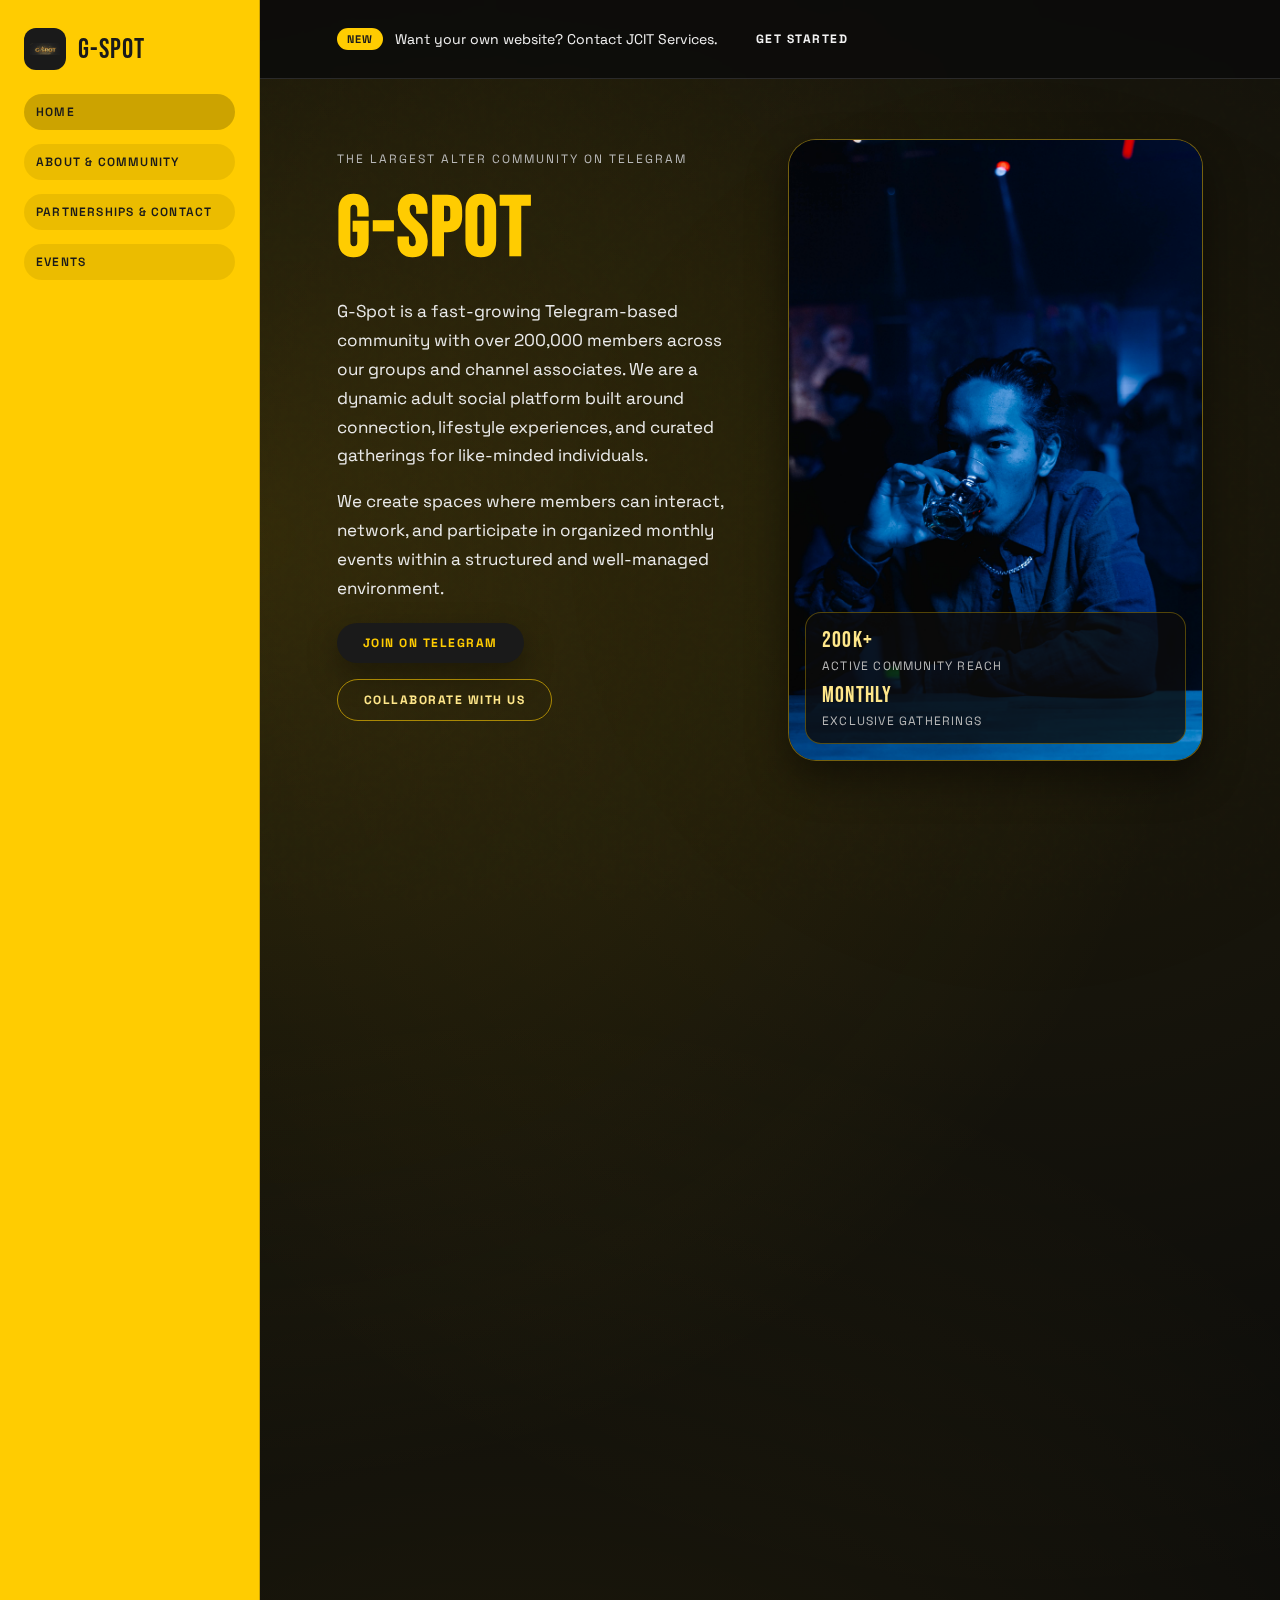
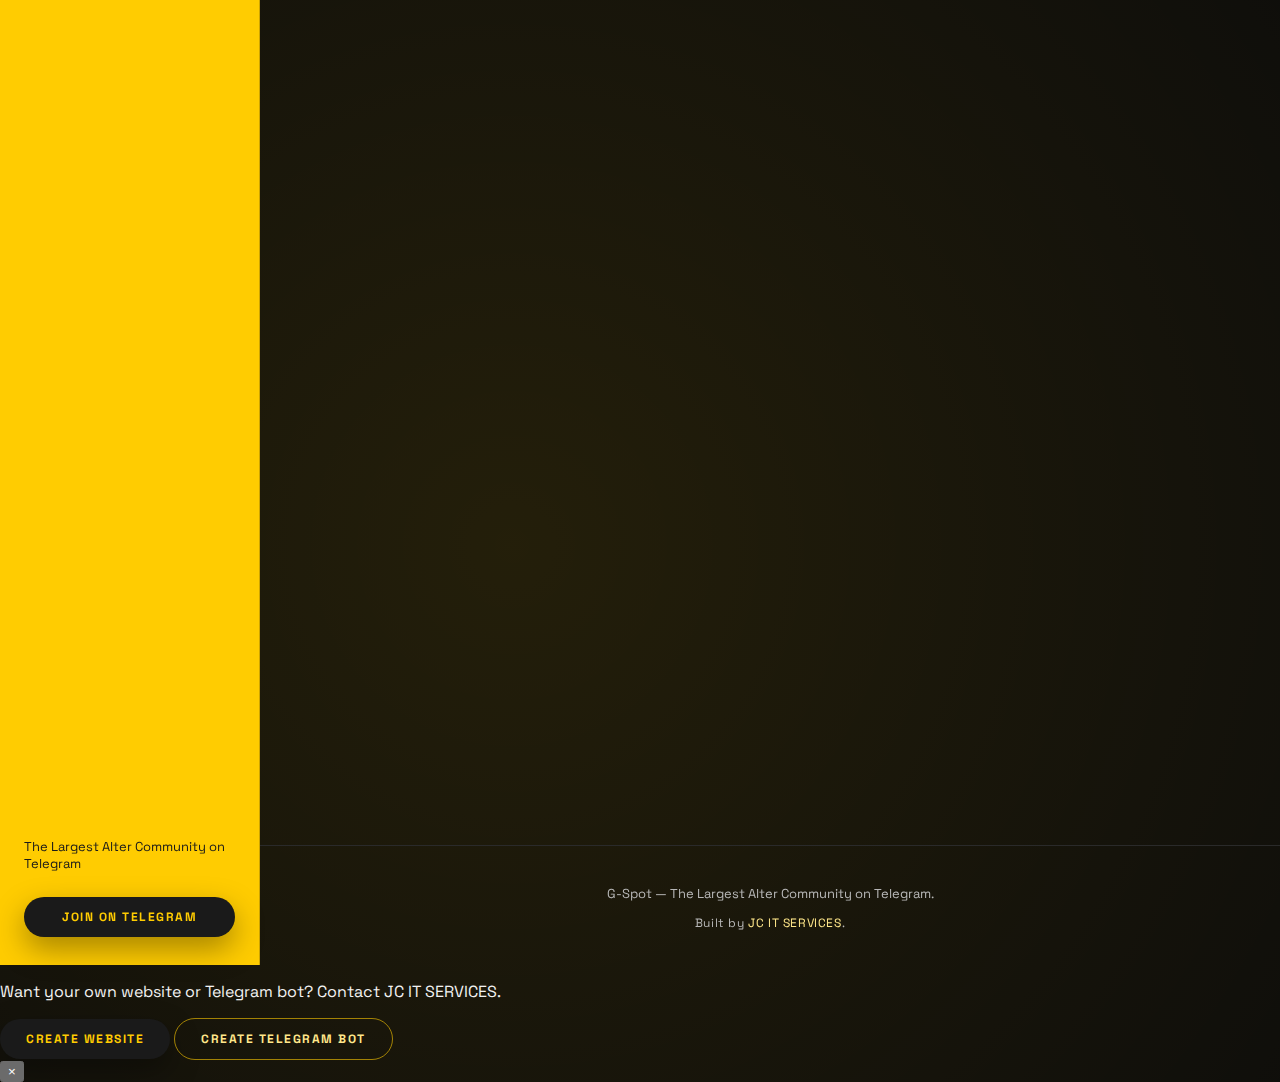
<file: index.html>
<!doctype html>
<html lang="en">
<head>
  <meta charset="utf-8" />
  <meta name="viewport" content="width=device-width, initial-scale=1" />
  <title>G-Spot | Home</title>
  <link rel="preconnect" href="https://fonts.googleapis.com">
  <link rel="preconnect" href="https://fonts.gstatic.com" crossorigin>
  <link href="https://fonts.googleapis.com/css2?family=Bebas+Neue&family=Space+Grotesk:wght@300;400;500;600;700&display=swap" rel="stylesheet">
  <link rel="stylesheet" href="styles.css" />
</head>
<body>
  <div class="grain"></div>
  <div class="layout">
    <aside class="sidebar">
      <div class="brand">
        <img class="brand-logo" src="assets/gspotlogo.jpg" alt="G-Spot logo" />
        <span class="brand-text">G-Spot</span>
      </div>
      <nav class="side-nav">
        <a class="side-link active" href="index.html">Home</a>
        <a class="side-link" href="about.html">About & Community</a>
        <a class="side-link" href="partners.html">Partnerships & Contact</a>
        <a class="side-link" href="events.html">Events</a>
      </nav>
      <div class="side-meta">
        <p>The Largest Alter Community on Telegram</p>
        <a class="btn primary" href="https://t.me/gspot_adminbot" target="_blank" rel="noreferrer">Join on Telegram</a>
      </div>
    </aside>

    <div class="content">
      <header class="top-rail">
        <span class="badge">New</span>
        <p>Want your own website? Contact <a href="https://jcitservices-ai.github.io/itservices/index.html" target="_blank" rel="noreferrer">JCIT Services</a>.</p>
        <a class="btn tiny" href="https://jcitservices-ai.github.io/itservices/index.html" target="_blank" rel="noreferrer">Get Started</a>
        <button class="nav-toggle" aria-label="Open menu">
          <span></span><span></span><span></span>
        </button>
      </header>

      <main>
        <section class="hero split">
          <div class="hero-text">
            <p class="eyebrow">The Largest Alter Community on Telegram</p>
            <h1>G-Spot</h1>
            <p class="lead">
              G-Spot is a fast-growing Telegram-based community with over 200,000 members across our groups and channel associates.
              We are a dynamic adult social platform built around connection, lifestyle experiences, and curated gatherings for like-minded individuals.
            </p>
            <p class="lead">
              We create spaces where members can interact, network, and participate in organized monthly events within a structured and well-managed environment.
            </p>
            <div class="cta-row">
              <a class="btn primary" href="https://t.me/gspot_adminbot" target="_blank" rel="noreferrer">Join on Telegram</a>
              <a class="btn ghost" href="partners.html">Collaborate With Us</a>
            </div>
          </div>
          <div class="hero-media">
            <img src="assets/hero-1.jpg" alt="Asian man enjoying a drink in a nightclub" loading="lazy" />
            <div class="hero-overlay">
              <div class="stat">200K+<span>Active Community Reach</span></div>
              <div class="stat">Monthly<span>Exclusive Gatherings</span></div>
            </div>
          </div>
        </section>

        <section class="section">
          <div class="section-head">
            <h2>Why G-Spot?</h2>
            <p>G-Spot is more than a group. It is a connected community built on shared interests and organized engagement.</p>
          </div>
          <div class="card-grid">
            <article class="info-card">
              <h3>200K+ active community reach</h3>
              <p>Our Telegram ecosystem connects a massive, engaged audience across curated groups and channels.</p>
            </article>
            <article class="info-card">
              <h3>Established Telegram network ecosystem</h3>
              <p>Reliable structure for announcements, events, and partner integrations.</p>
            </article>
            <article class="info-card">
              <h3>Monthly exclusive gatherings</h3>
              <p>Consistent, well-managed events that keep the community active and connected.</p>
            </article>
            <article class="info-card">
              <h3>Trusted partner brands</h3>
              <p>Collaborations that deliver value, visibility, and lifestyle alignment.</p>
            </article>
          </div>
        </section>

        <section class="section dark-panel">
          <div class="section-head">
            <h2>Our Trusted Partners</h2>
            <p>We proudly collaborate with brands that support our community lifestyle.</p>
          </div>
          <div class="partner-grid">
            <div class="partner-card">
              <img src="assets/poppers.jpg" alt="Pinoy Poppers logo" />
              <span>Pinoy Poppers</span>
            </div>
            <div class="partner-card">
              <img src="assets/delulubes.jpg" alt="Delulubes logo" />
              <span>Delulubes</span>
            </div>
            <div class="partner-card">
              <img src="assets/browax.jpg" alt="Browax Waxing Solutions logo" />
              <span>Browax Waxing Solutions</span>
            </div>
            <div class="partner-card">
              <img src="assets/dmanasion.jpg" alt="D’mansion Bathouse logo" />
              <span>D’mansion Bathouse</span>
            </div>
            <div class="partner-card">
              <img src="assets/flex.jpg" alt="Flex Activewear logo" />
              <span>Flex Activewear</span>
            </div>
            <div class="partner-card">
              <img src="assets/jcit.webp" alt="JCIT Services logo" />
              <span>JCIT Services</span>
            </div>
          </div>
          <p class="section-foot">Through these partnerships, we ensure members gain access to quality products, services, and venues aligned with our network’s interests.</p>
        </section>

        <section class="section cta-section">
          <div>
            <h2>Get Connected</h2>
            <p>Join our growing community or reach out for collaboration opportunities.</p>
          </div>
          <a class="btn primary" href="https://t.me/gspot_adminbot" target="_blank" rel="noreferrer">Telegram Admin</a>
        </section>
      </main>

      <footer class="footer">
        <p>G-Spot — The Largest Alter Community on Telegram.</p>
        <p class="credit">Built by <a href="https://jcitservices-ai.github.io/itservices/index.html" target="_blank" rel="noreferrer">JC IT SERVICES</a>.</p>
      </footer>
    </div>
  </div>

  <div class="promo-banner" role="dialog" aria-live="polite">
    <div class="promo-content">
      <p>Want your own website or Telegram bot? Contact JC IT SERVICES.</p>
      <div class="promo-actions">
        <a class="btn primary" href="https://jcitservices-ai.github.io/itservices/index.html" target="_blank" rel="noreferrer">Create Website</a>
        <a class="btn ghost" href="https://jcitservices-ai.github.io/itservices/index.html" target="_blank" rel="noreferrer">Create Telegram Bot</a>
      </div>
    </div>
    <button class="promo-close" aria-label="Close banner">×</button>
  </div>

  <script src="script.js"></script>
</body>
</html>
</file>
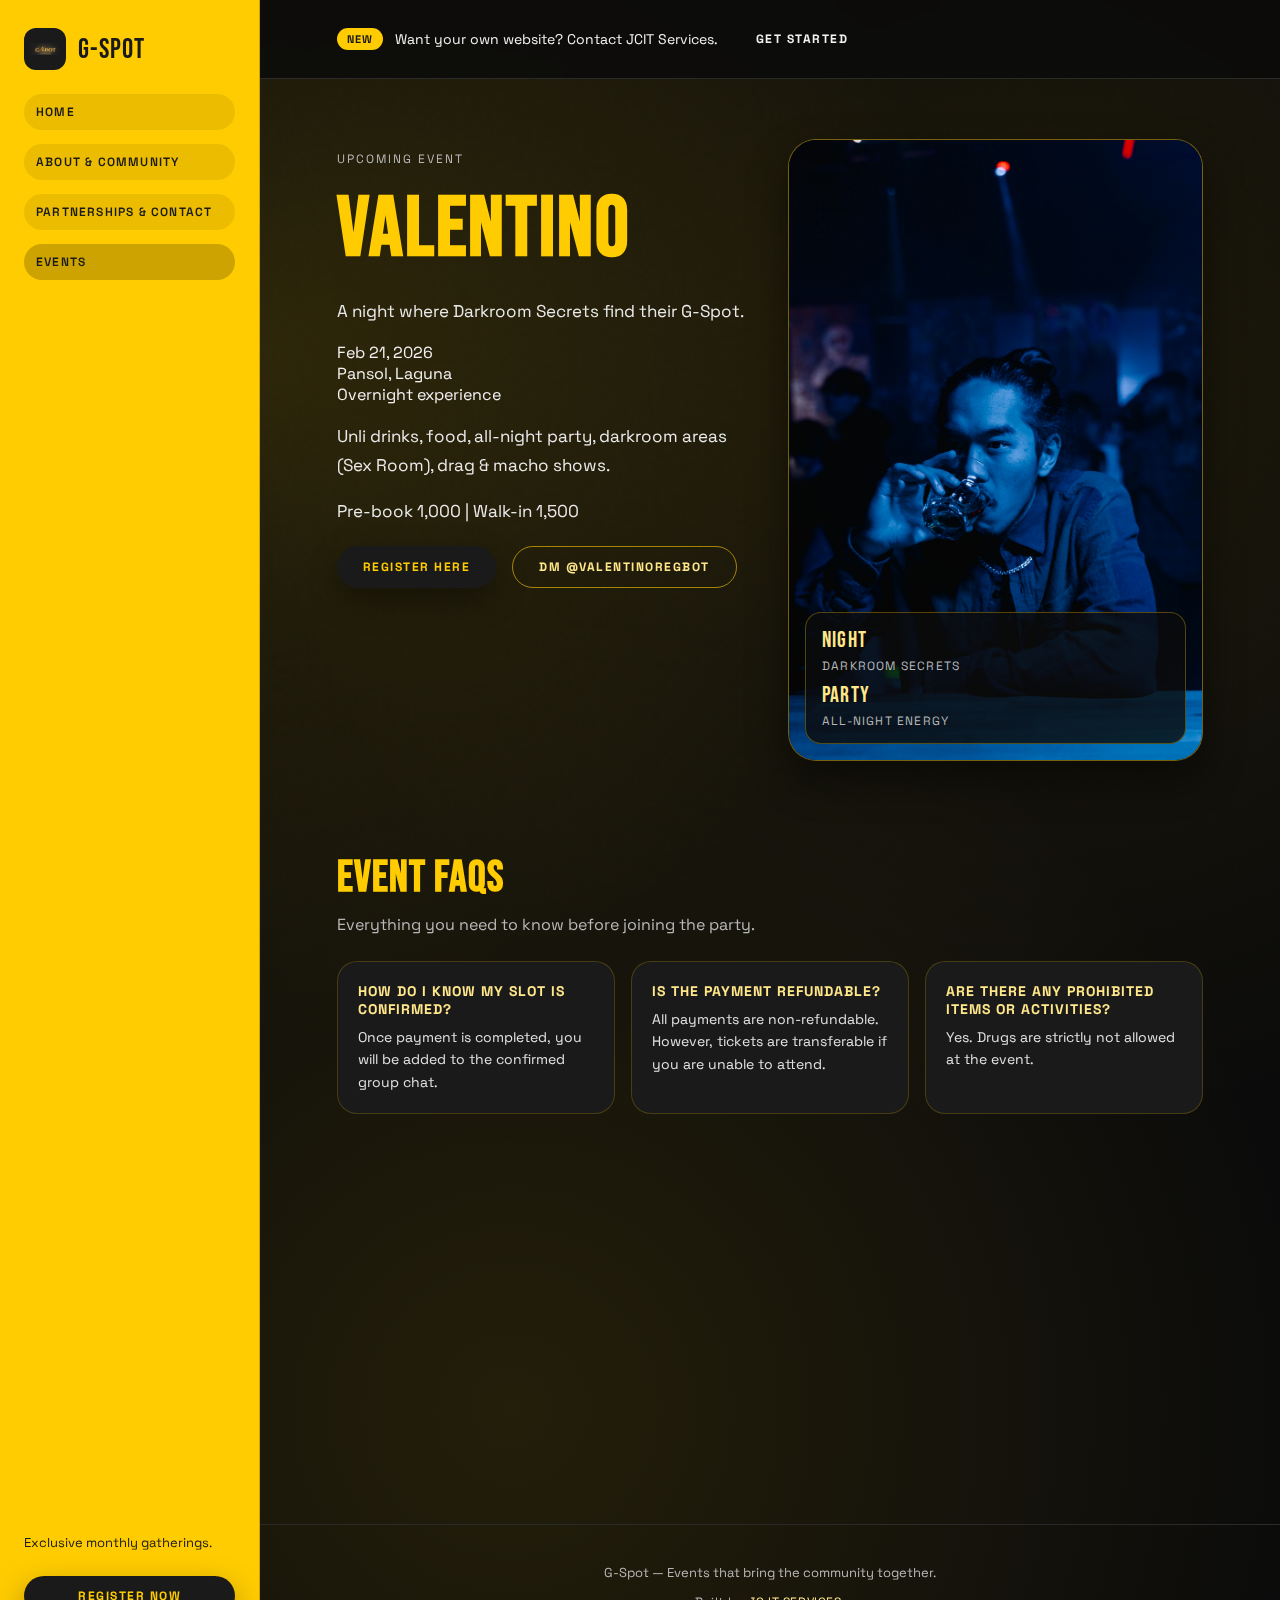
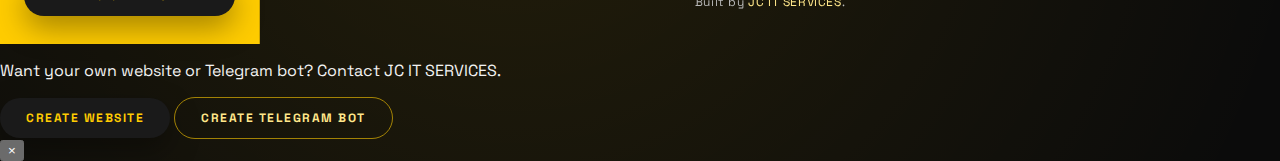
<file: events.html>
<!doctype html>
<html lang="en">
<head>
  <meta charset="utf-8" />
  <meta name="viewport" content="width=device-width, initial-scale=1" />
  <title>G-Spot | Events</title>
  <link rel="preconnect" href="https://fonts.googleapis.com">
  <link rel="preconnect" href="https://fonts.gstatic.com" crossorigin>
  <link href="https://fonts.googleapis.com/css2?family=Bebas+Neue&family=Space+Grotesk:wght@300;400;500;600;700&display=swap" rel="stylesheet">
  <link rel="stylesheet" href="styles.css" />
</head>
<body>
  <div class="grain"></div>
  <div class="layout">
    <aside class="sidebar">
      <div class="brand">
        <img class="brand-logo" src="assets/gspotlogo.jpg" alt="G-Spot logo" />
        <span class="brand-text">G-Spot</span>
      </div>
      <nav class="side-nav">
        <a class="side-link" href="index.html">Home</a>
        <a class="side-link" href="about.html">About & Community</a>
        <a class="side-link" href="partners.html">Partnerships & Contact</a>
        <a class="side-link active" href="events.html">Events</a>
      </nav>
      <div class="side-meta">
        <p>Exclusive monthly gatherings.</p>
        <a class="btn primary" href="https://t.me/VALENTINOregbot" target="_blank" rel="noreferrer">Register Now</a>
      </div>
    </aside>

    <div class="content">
      <header class="top-rail">
        <span class="badge">New</span>
        <p>Want your own website? Contact <a href="https://jcitservices-ai.github.io/itservices/index.html" target="_blank" rel="noreferrer">JCIT Services</a>.</p>
        <a class="btn tiny" href="https://jcitservices-ai.github.io/itservices/index.html" target="_blank" rel="noreferrer">Get Started</a>
        <button class="nav-toggle" aria-label="Open menu">
          <span></span><span></span><span></span>
        </button>
      </header>

      <main>
        <section class="hero split">
          <div class="hero-text">
            <p class="eyebrow">Upcoming Event</p>
            <h1>VALENTINO</h1>
            <p class="lead">A night where Darkroom Secrets find their G-Spot.</p>
            <div class="event-meta">
            <div class="event-chip">Feb 21, 2026</div>
              <div class="event-chip">Pansol, Laguna</div>
              <div class="event-chip">Overnight experience</div>
            </div>
            <p class="lead">Unli drinks, food, all-night party, darkroom areas (Sex Room), drag &amp; macho shows.</p>
            <p class="lead">Pre-book 1,000 | Walk-in 1,500</p>
            <div class="cta-row">
              <a class="btn primary" href="https://t.me/VALENTINOregbot" target="_blank" rel="noreferrer">Register Here</a>
              <a class="btn ghost" href="https://t.me/VALENTINOregbot" target="_blank" rel="noreferrer">DM @VALENTINOregbot</a>
            </div>
          </div>
          <div class="hero-media">
            <img src="assets/hero-1.jpg" alt="Nightlife party scene" loading="lazy" />
            <div class="hero-overlay">
              <div class="stat">Night<span>Darkroom Secrets</span></div>
              <div class="stat">Party<span>All-night energy</span></div>
            </div>
          </div>
        </section>

        <section class="section">
          <div class="section-head">
            <h2>Event FAQs</h2>
            <p>Everything you need to know before joining the party.</p>
          </div>
          <div class="card-grid">
            <article class="info-card">
              <h3>How do I know my slot is confirmed?</h3>
              <p>Once payment is completed, you will be added to the confirmed group chat.</p>
            </article>
            <article class="info-card">
              <h3>Is the payment refundable?</h3>
              <p>All payments are non-refundable. However, tickets are transferable if you are unable to attend.</p>
            </article>
            <article class="info-card">
              <h3>Are there any prohibited items or activities?</h3>
              <p>Yes. Drugs are strictly not allowed at the event.</p>
            </article>
            <article class="info-card">
              <h3>Are safety items provided?</h3>
              <p>Yes. Lubes and condoms will be provided for guests from <a href="https://t.me/Delulubesbot" target="_blank" rel="noreferrer">Delulubes</a>.</p>
            </article>
          </div>
        </section>

        <section class="section cta-section">
          <div>
            <h2>Ready to Join?</h2>
            <p>Register to secure your slot and access the confirmed group chat.</p>
          </div>
          <a class="btn primary" href="https://t.me/VALENTINOregbot" target="_blank" rel="noreferrer">Register Now</a>
        </section>
      </main>

      <footer class="footer">
        <p>G-Spot — Events that bring the community together.</p>
        <p class="credit">Built by <a href="https://jcitservices-ai.github.io/itservices/index.html" target="_blank" rel="noreferrer">JC IT SERVICES</a>.</p>
      </footer>
    </div>
  </div>

  <div class="promo-banner" role="dialog" aria-live="polite">
    <div class="promo-content">
      <p>Want your own website or Telegram bot? Contact JC IT SERVICES.</p>
      <div class="promo-actions">
        <a class="btn primary" href="https://jcitservices-ai.github.io/itservices/index.html" target="_blank" rel="noreferrer">Create Website</a>
        <a class="btn ghost" href="https://jcitservices-ai.github.io/itservices/index.html" target="_blank" rel="noreferrer">Create Telegram Bot</a>
      </div>
    </div>
    <button class="promo-close" aria-label="Close banner">×</button>
  </div>

  <script src="script.js"></script>
</body>
</html>
</file>
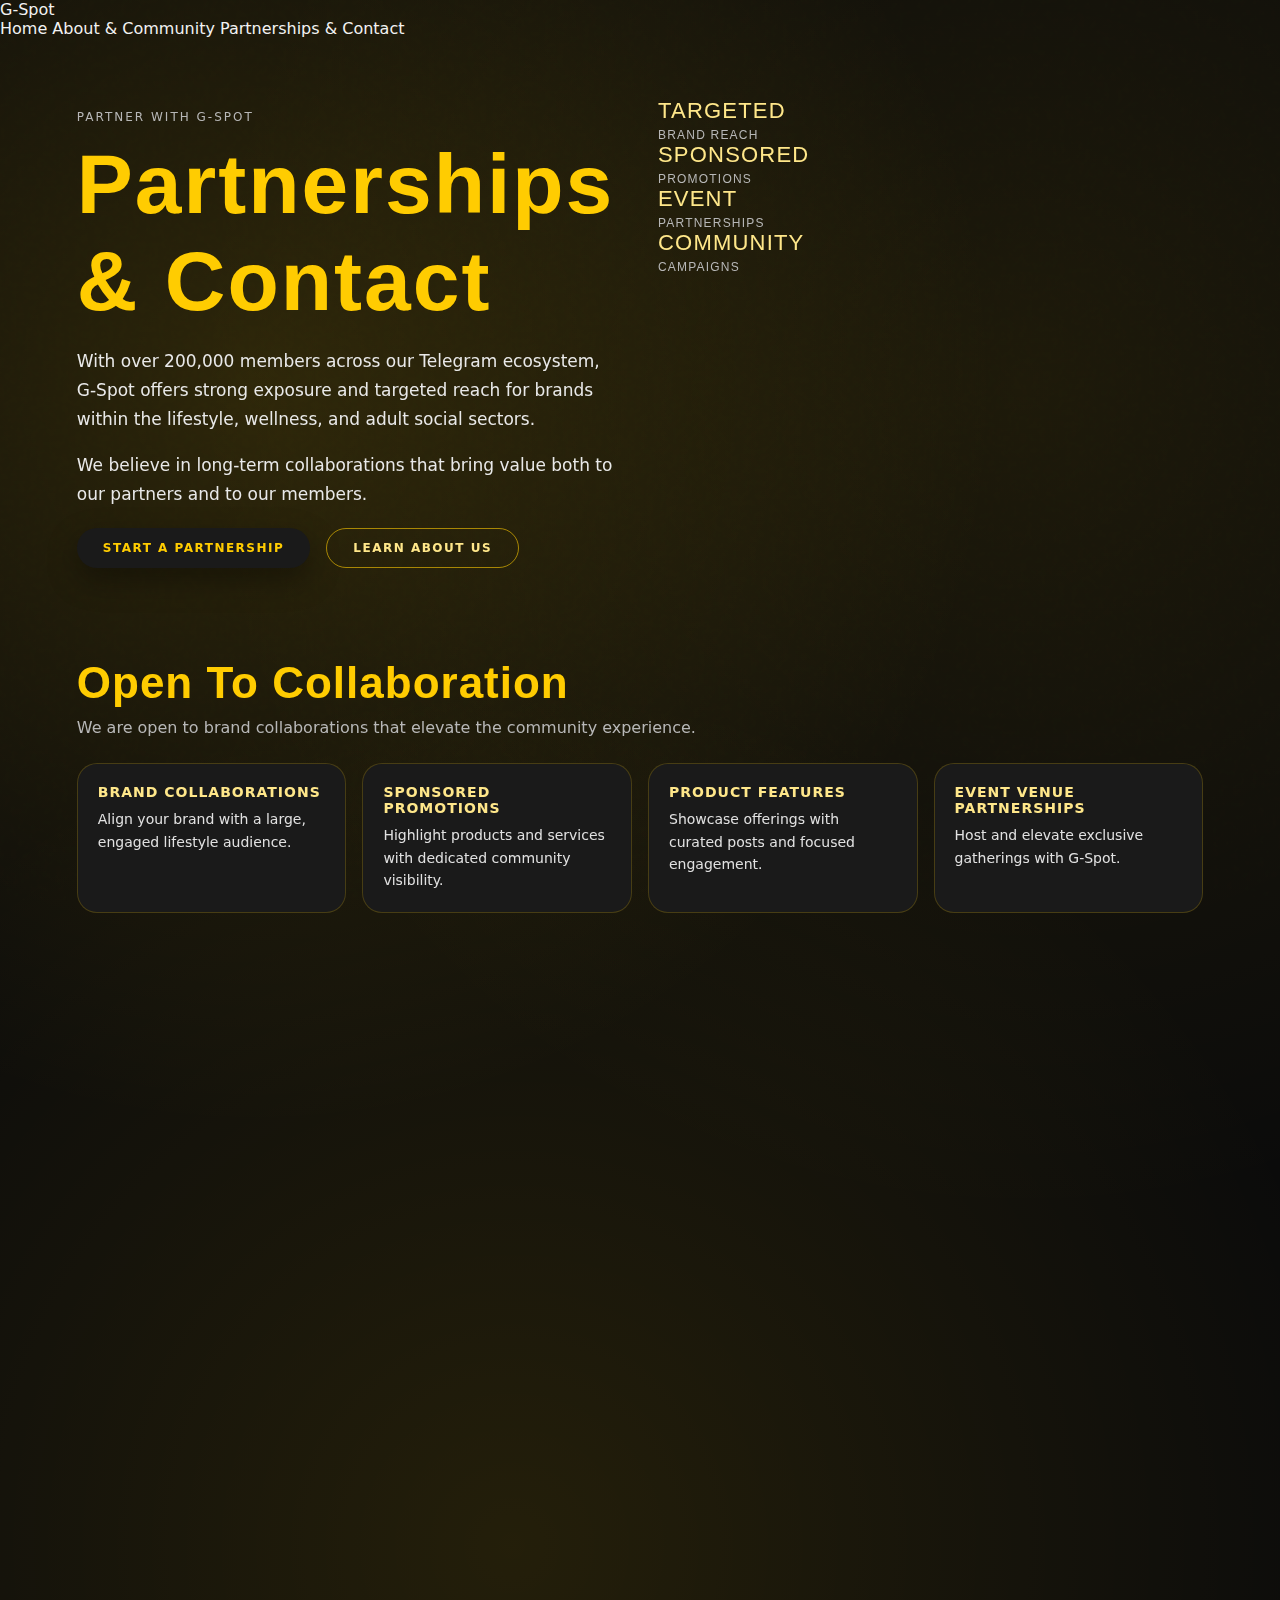
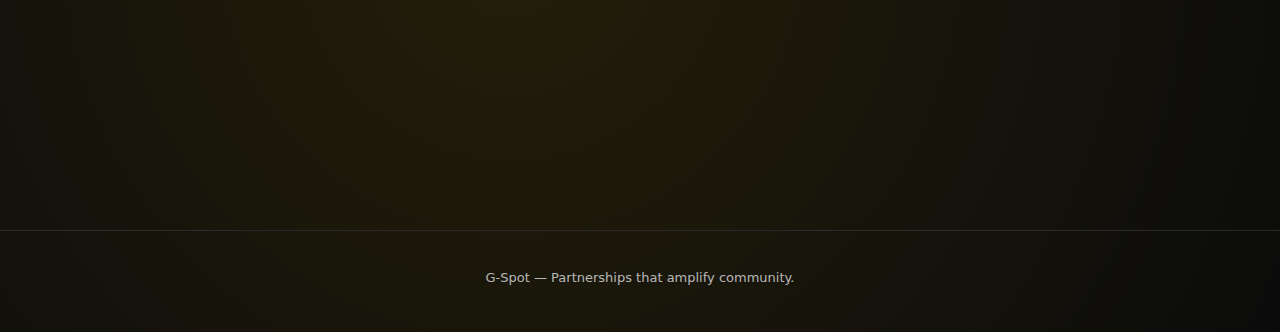
<file: partners.html>
<!doctype html>
<html lang="en">
<head>
  <meta charset="utf-8" />
  <meta name="viewport" content="width=device-width, initial-scale=1" />
  <title>G-Spot | Partnerships & Contact</title>
  <link rel="preconnect" href="https://fonts.googleapis.com">
  <link rel="preconnect" href="https://fonts.gstatic.com" crossorigin>
  <link href="https://fonts.googleapis.com/css2?family=Playfair+Display:wght@400;600;700&family=Montserrat:wght@300;400;600;700&display=swap" rel="stylesheet">
  <link rel="stylesheet" href="styles.css" />
</head>
<body>
  <div class="grain"></div>
  <header class="topbar">
    <div class="logo">G-Spot</div>
    <nav class="nav">
      <a class="nav-link" href="index.html">Home</a>
      <a class="nav-link" href="about.html">About & Community</a>
      <a class="nav-link active" href="partners.html">Partnerships & Contact</a>
    </nav>
    <button class="nav-toggle" aria-label="Open menu">
      <span></span><span></span><span></span>
    </button>
  </header>

  <main>
    <section class="hero alt">
      <div class="hero-text">
        <p class="eyebrow">Partner With G-Spot</p>
        <h1>Partnerships & Contact</h1>
        <p class="lead">
          With over 200,000 members across our Telegram ecosystem, G-Spot offers strong exposure and targeted reach for brands within the lifestyle, wellness, and adult social sectors.
        </p>
        <p class="lead">
          We believe in long-term collaborations that bring value both to our partners and to our members.
        </p>
        <div class="cta-row">
          <a class="btn primary" href="https://t.me/gspot_adminbot" target="_blank" rel="noreferrer">Start a Partnership</a>
          <a class="btn ghost" href="about.html">Learn About Us</a>
        </div>
      </div>
      <div class="hero-card" aria-hidden="true">
        <div class="shine"></div>
        <div class="card-content">
          <div class="stat">Targeted<span>Brand Reach</span></div>
          <div class="stat">Sponsored<span>Promotions</span></div>
          <div class="stat">Event<span>Partnerships</span></div>
          <div class="stat">Community<span>Campaigns</span></div>
        </div>
      </div>
    </section>

    <section class="section">
      <div class="section-head">
        <h2>Open To Collaboration</h2>
        <p>We are open to brand collaborations that elevate the community experience.</p>
      </div>
      <div class="card-grid">
        <article class="info-card">
          <h3>Brand collaborations</h3>
          <p>Align your brand with a large, engaged lifestyle audience.</p>
        </article>
        <article class="info-card">
          <h3>Sponsored promotions</h3>
          <p>Highlight products and services with dedicated community visibility.</p>
        </article>
        <article class="info-card">
          <h3>Product features</h3>
          <p>Showcase offerings with curated posts and focused engagement.</p>
        </article>
        <article class="info-card">
          <h3>Event venue partnerships</h3>
          <p>Host and elevate exclusive gatherings with G-Spot.</p>
        </article>
      </div>
    </section>

    <section class="section dark-panel">
      <div class="section-head">
        <h2>Our Partnered Brands</h2>
        <p>We proudly collaborate with brands that support our community lifestyle.</p>
      </div>
      <div class="partner-grid">
        <div class="partner">Pinoy Poppers</div>
        <div class="partner">Delulubes</div>
        <div class="partner">Browax Waxing Solutions</div>
        <div class="partner">D’mansion Bathouse</div>
        <div class="partner">Delulubes</div>
      </div>
    </section>

    <section class="section">
      <div class="section-head">
        <h2>Promotion Opportunities</h2>
        <p>Brands and business owners can leverage our ecosystem in multiple ways.</p>
      </div>
      <div class="card-grid">
        <article class="info-card">
          <h3>Multi-group broadcast reach</h3>
          <p>Activate multiple groups to expand your campaign visibility.</p>
        </article>
        <article class="info-card">
          <h3>Featured posts</h3>
          <p>Dedicated spotlight posts that drive interest and engagement.</p>
        </article>
        <article class="info-card">
          <h3>Event sponsorship placements</h3>
          <p>On-site brand touchpoints within exclusive community events.</p>
        </article>
        <article class="info-card">
          <h3>Dedicated promotional announcements</h3>
          <p>Strategic announcements tailored to the community’s interests.</p>
        </article>
      </div>
    </section>

    <section class="section cta-section">
      <div>
        <h2>Contact Information</h2>
        <p>For partnerships, sponsorships, or general inquiries.</p>
      </div>
      <a class="btn primary" href="https://t.me/gspot_adminbot" target="_blank" rel="noreferrer">Telegram Admin</a>
    </section>
  </main>

  <footer class="footer">
    <p>G-Spot — Partnerships that amplify community.</p>
  </footer>

  <script src="script.js"></script>
</body>
</html>
</file>
<file: styles.css>
:root {
  color-scheme: dark;
  --black: #0b0b0b;
  --black-soft: #141414;
  --panel: #1a1a1a;
  --panel-2: #202020;
  --yellow: #ffcc01;
  --yellow-deep: #f5b700;
  --yellow-soft: #ffe78a;
  --text: #f2f2f2;
  --muted: #b7b7b7;
  --line: #2a2a2a;
  --shadow: 0 18px 40px rgba(0, 0, 0, 0.45);
  --radius-xl: 28px;
  --radius-lg: 20px;
}

* {
  box-sizing: border-box;
}

html,
body {
  margin: 0;
  padding: 0;
  font-family: "Space Grotesk", system-ui, sans-serif;
  background: var(--black);
  color: var(--text);
}

body {
  min-height: 100vh;
  background-image: radial-gradient(circle at 20% 20%, rgba(255, 204, 1, 0.14), transparent 40%),
    radial-gradient(circle at 80% 20%, rgba(255, 204, 1, 0.08), transparent 45%),
    radial-gradient(circle at 40% 80%, rgba(255, 204, 1, 0.1), transparent 50%);
}

a {
  color: inherit;
  text-decoration: none;
}

img {
  max-width: 100%;
  display: block;
}

.grain {
  position: fixed;
  inset: 0;
  pointer-events: none;
  opacity: 0.12;
  background-image: url("data:image/svg+xml,%3Csvg viewBox='0 0 200 200' xmlns='http://www.w3.org/2000/svg'%3E%3Cfilter id='n'%3E%3CfeTurbulence type='fractalNoise' baseFrequency='0.7' numOctaves='2' seed='3'/%3E%3C/filter%3E%3Crect width='200' height='200' filter='url(%23n)' opacity='0.28'/%3E%3C/svg%3E");
  mix-blend-mode: soft-light;
  z-index: 0;
}

.layout {
  position: relative;
  z-index: 1;
  display: grid;
  grid-template-columns: 260px 1fr;
  min-height: 100vh;
}

.sidebar {
  background: var(--yellow);
  color: #1a1a1a;
  padding: 28px 24px;
  display: flex;
  flex-direction: column;
  gap: 24px;
  border-right: 1px solid rgba(0, 0, 0, 0.2);
}

.brand {
  display: flex;
  align-items: center;
  gap: 12px;
  font-family: "Bebas Neue", sans-serif;
  font-size: 28px;
  letter-spacing: 1px;
}

.brand-logo {
  width: 42px;
  height: 42px;
  object-fit: contain;
  background: #1a1a1a;
  border-radius: 12px;
  padding: 6px;
}

.brand-text {
  color: #1a1a1a;
}

.side-nav {
  display: grid;
  gap: 14px;
  font-weight: 600;
  text-transform: uppercase;
  letter-spacing: 1.2px;
  font-size: 12px;
}

.side-link {
  padding: 10px 12px;
  border-radius: 999px;
  background: rgba(0, 0, 0, 0.08);
  color: #1a1a1a;
  transition: background 0.2s ease;
}

.side-link.active,
.side-link:hover {
  background: rgba(0, 0, 0, 0.2);
}

.side-meta {
  margin-top: auto;
  display: grid;
  gap: 12px;
  font-size: 13px;
  color: #1a1a1a;
}

.content {
  display: flex;
  flex-direction: column;
  min-width: 0;
}

.top-rail {
  display: flex;
  align-items: center;
  gap: 12px;
  padding: 16px 6vw;
  border-bottom: 1px solid var(--line);
  background: rgba(11, 11, 11, 0.85);
  backdrop-filter: blur(12px);
  font-size: 14px;
}

.badge {
  background: var(--yellow);
  color: #1a1a1a;
  padding: 4px 10px;
  border-radius: 999px;
  font-size: 11px;
  text-transform: uppercase;
  letter-spacing: 1px;
  font-weight: 700;
}

.nav-toggle {
  margin-left: auto;
  display: none;
  background: transparent;
  border: none;
  cursor: pointer;
  padding: 0;
}

.nav-toggle span {
  display: block;
  width: 26px;
  height: 2px;
  background: var(--yellow);
  margin: 6px 0;
}

main {
  flex: 1;
}

.hero {
  display: grid;
  grid-template-columns: repeat(auto-fit, minmax(280px, 1fr));
  gap: 36px;
  padding: 60px 6vw 40px;
}

.hero-text h1 {
  font-family: "Bebas Neue", sans-serif;
  font-size: clamp(46px, 7vw, 84px);
  margin: 10px 0 16px;
  color: var(--yellow);
  letter-spacing: 2px;
}

.eyebrow {
  text-transform: uppercase;
  letter-spacing: 2px;
  font-size: 12px;
  color: var(--muted);
}

.lead {
  font-size: 17px;
  line-height: 1.7;
  color: #e9e9e9;
  margin-bottom: 16px;
}

.hero-media {
  position: relative;
  border-radius: var(--radius-xl);
  overflow: hidden;
  background: var(--panel);
  border: 1px solid rgba(255, 204, 1, 0.4);
  box-shadow: var(--shadow);
}

.hero-media img {
  width: 100%;
  height: 100%;
  object-fit: cover;
  min-height: 320px;
}

.hero-overlay {
  position: absolute;
  inset: auto 16px 16px 16px;
  display: grid;
  gap: 8px;
  padding: 14px 16px;
  border-radius: 16px;
  background: rgba(11, 11, 11, 0.8);
  border: 1px solid rgba(255, 204, 1, 0.3);
}

.stat {
  font-family: "Bebas Neue", sans-serif;
  font-size: 22px;
  color: var(--yellow-soft);
  text-transform: uppercase;
  letter-spacing: 1.2px;
  display: flex;
  flex-direction: column;
  gap: 4px;
}

.stat span {
  font-family: "Space Grotesk", sans-serif;
  font-size: 12px;
  color: var(--muted);
}

.section {
  padding: 50px 6vw;
}

.section-head {
  display: grid;
  gap: 10px;
  margin-bottom: 26px;
}

.section-head h2 {
  font-family: "Bebas Neue", sans-serif;
  font-size: clamp(26px, 4vw, 44px);
  color: var(--yellow);
  margin: 0;
  letter-spacing: 1px;
}

.section-head p {
  color: var(--muted);
  max-width: 640px;
  margin: 0;
}

.card-grid {
  display: grid;
  gap: 16px;
  grid-template-columns: repeat(auto-fit, minmax(220px, 1fr));
}

.info-card {
  padding: 20px;
  background: var(--panel);
  border-radius: var(--radius-lg);
  border: 1px solid rgba(255, 204, 1, 0.2);
  transition: transform 0.3s ease, box-shadow 0.3s ease;
}

.info-card:hover {
  transform: translateY(-6px);
  box-shadow: var(--shadow);
}

.info-card h3 {
  margin: 0 0 8px;
  font-size: 14px;
  color: var(--yellow-soft);
  text-transform: uppercase;
  letter-spacing: 1px;
}

.info-card p {
  margin: 0;
  color: #e1e1e1;
  line-height: 1.6;
  font-size: 14px;
}

.dark-panel {
  background: linear-gradient(120deg, rgba(12, 12, 12, 0.95), rgba(24, 24, 24, 0.95));
  border-top: 1px solid var(--line);
  border-bottom: 1px solid var(--line);
}

.partner-grid {
  display: grid;
  grid-template-columns: repeat(auto-fit, minmax(200px, 1fr));
  gap: 14px;
  margin-bottom: 18px;
}

.partner {
  padding: 14px;
  text-align: center;
  border-radius: 999px;
  background: rgba(255, 204, 1, 0.16);
  border: 1px solid rgba(255, 204, 1, 0.4);
  font-weight: 600;
  color: var(--yellow-soft);
}

.section-foot {
  color: var(--muted);
  max-width: 700px;
  margin: 10px 0 0;
}

.timeline {
  display: grid;
  gap: 16px;
  grid-template-columns: repeat(auto-fit, minmax(200px, 1fr));
}

.timeline-step {
  padding: 20px;
  background: rgba(18, 18, 18, 0.75);
  border-radius: var(--radius-lg);
  border: 1px solid rgba(255, 204, 1, 0.2);
}

.step-title {
  font-family: "Bebas Neue", sans-serif;
  color: var(--yellow-soft);
  font-size: 20px;
}

.timeline-step p {
  margin: 10px 0 0;
  color: #e1e1e1;
  font-size: 14px;
  line-height: 1.6;
}

.cta-section {
  display: flex;
  flex-wrap: wrap;
  align-items: center;
  justify-content: space-between;
  gap: 20px;
  padding: 50px 6vw;
  background: linear-gradient(120deg, rgba(255, 204, 1, 0.18), rgba(11, 11, 11, 0.95));
  border-top: 1px solid var(--line);
}

.btn {
  display: inline-flex;
  align-items: center;
  justify-content: center;
  padding: 12px 26px;
  border-radius: 999px;
  text-transform: uppercase;
  letter-spacing: 1.5px;
  font-size: 12px;
  font-weight: 700;
  transition: transform 0.3s ease, box-shadow 0.3s ease;
}

.btn.primary {
  background: #1a1a1a;
  color: var(--yellow);
  box-shadow: 0 12px 30px rgba(0, 0, 0, 0.35);
}

.btn.primary:hover {
  transform: translateY(-2px);
  box-shadow: 0 18px 40px rgba(0, 0, 0, 0.45);
}

.btn.ghost {
  border: 1px solid rgba(255, 204, 1, 0.6);
  color: var(--yellow-soft);
}

.cta-row {
  display: flex;
  flex-wrap: wrap;
  gap: 16px;
  margin-top: 20px;
}

.footer {
  padding: 26px 6vw 34px;
  text-align: center;
  color: var(--muted);
  font-size: 13px;
  border-top: 1px solid var(--line);
}

.credit {
  margin: 8px 0 0;
  font-size: 12px;
  letter-spacing: 0.6px;
}

.credit a {
  color: var(--yellow-soft);
}

.credit a:hover {
  color: var(--yellow);
}

.reveal {
  opacity: 0;
  transform: translateY(30px);
  transition: opacity 0.6s ease, transform 0.6s ease;
}

.reveal.visible {
  opacity: 1;
  transform: translateY(0);
}

@media (max-width: 1100px) {
  .layout {
    grid-template-columns: 220px 1fr;
  }
}

@media (max-width: 900px) {
  .layout {
    grid-template-columns: 1fr;
  }

  .sidebar {
    position: fixed;
    inset: 0 auto 0 0;
    width: 240px;
    transform: translateX(-100%);
    transition: transform 0.3s ease;
    z-index: 20;
  }

  .sidebar.open {
    transform: translateX(0);
  }

  .nav-toggle {
    display: inline-flex;
  }

  .top-rail {
    padding: 16px 5vw;
  }

  .hero {
    padding: 50px 5vw 30px;
  }

  .section {
    padding: 45px 5vw;
  }

  .cta-section {
    padding: 40px 5vw;
  }
}
</file>
